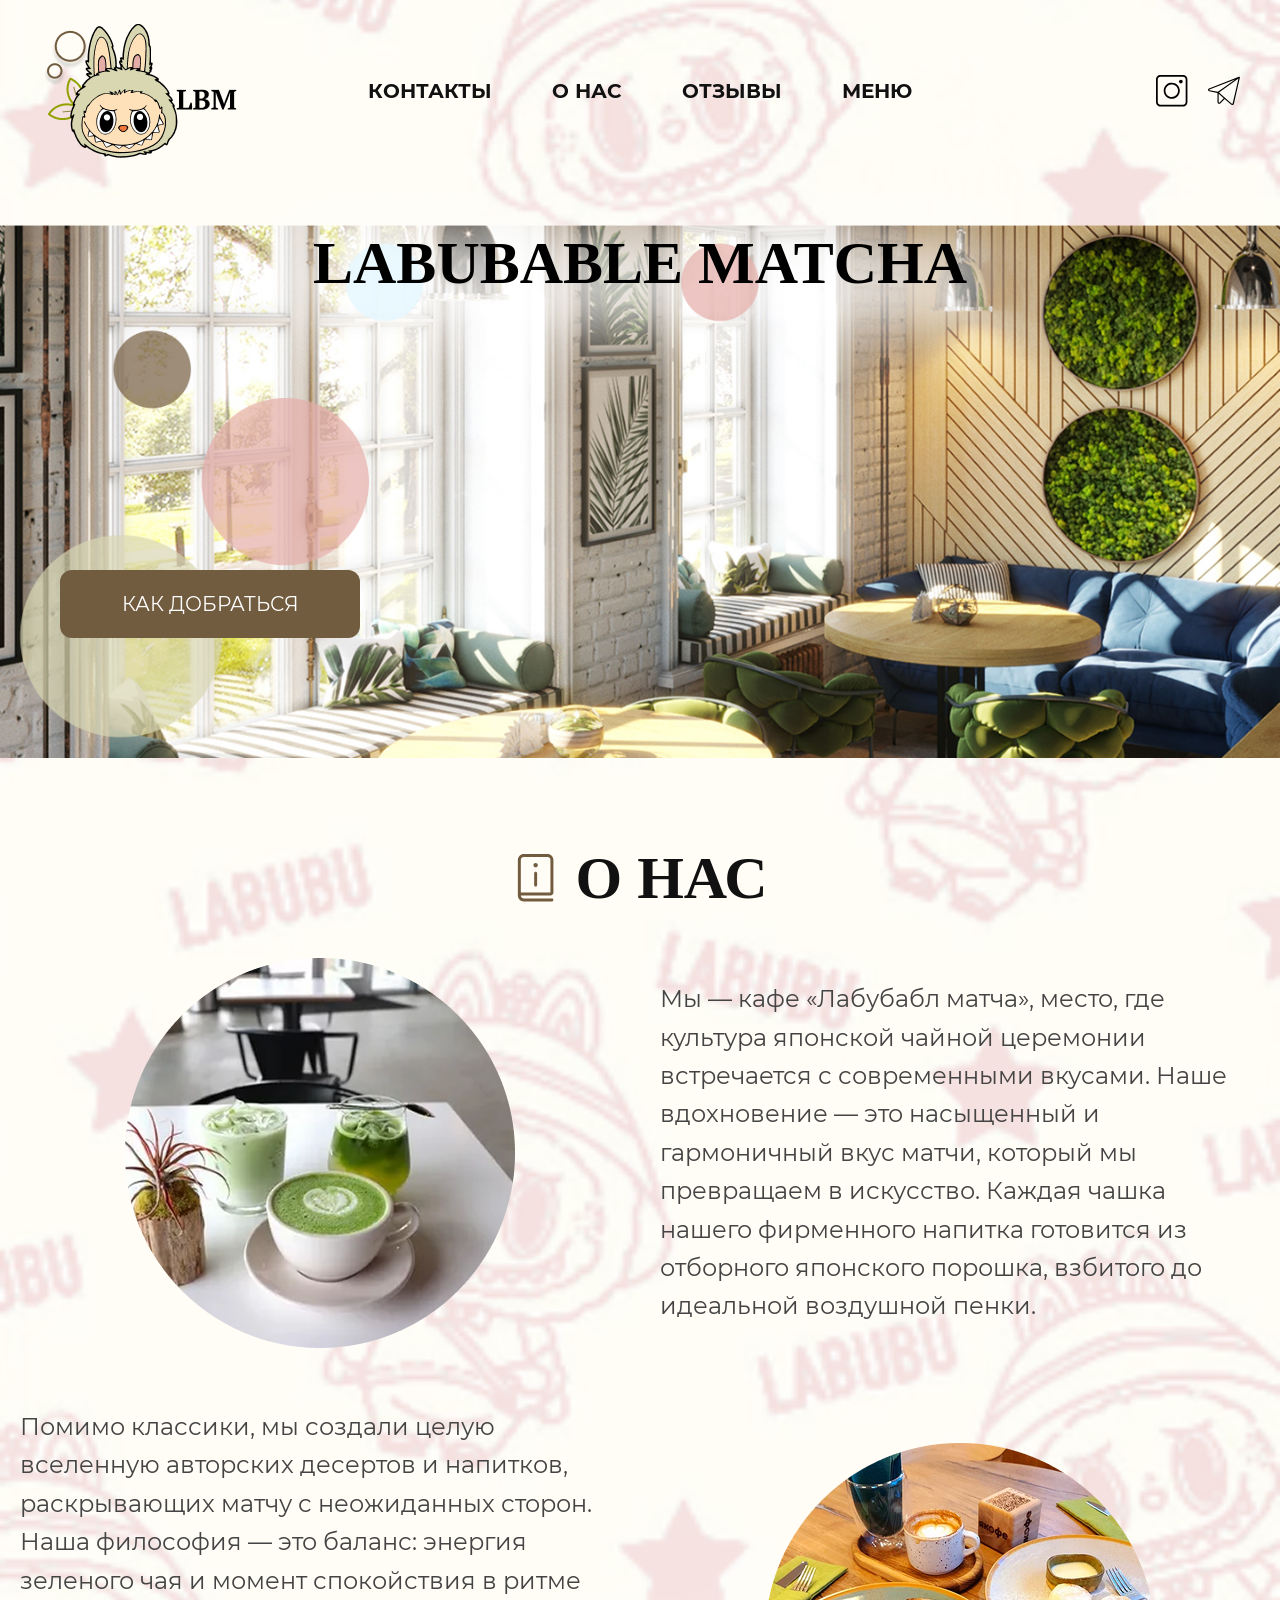
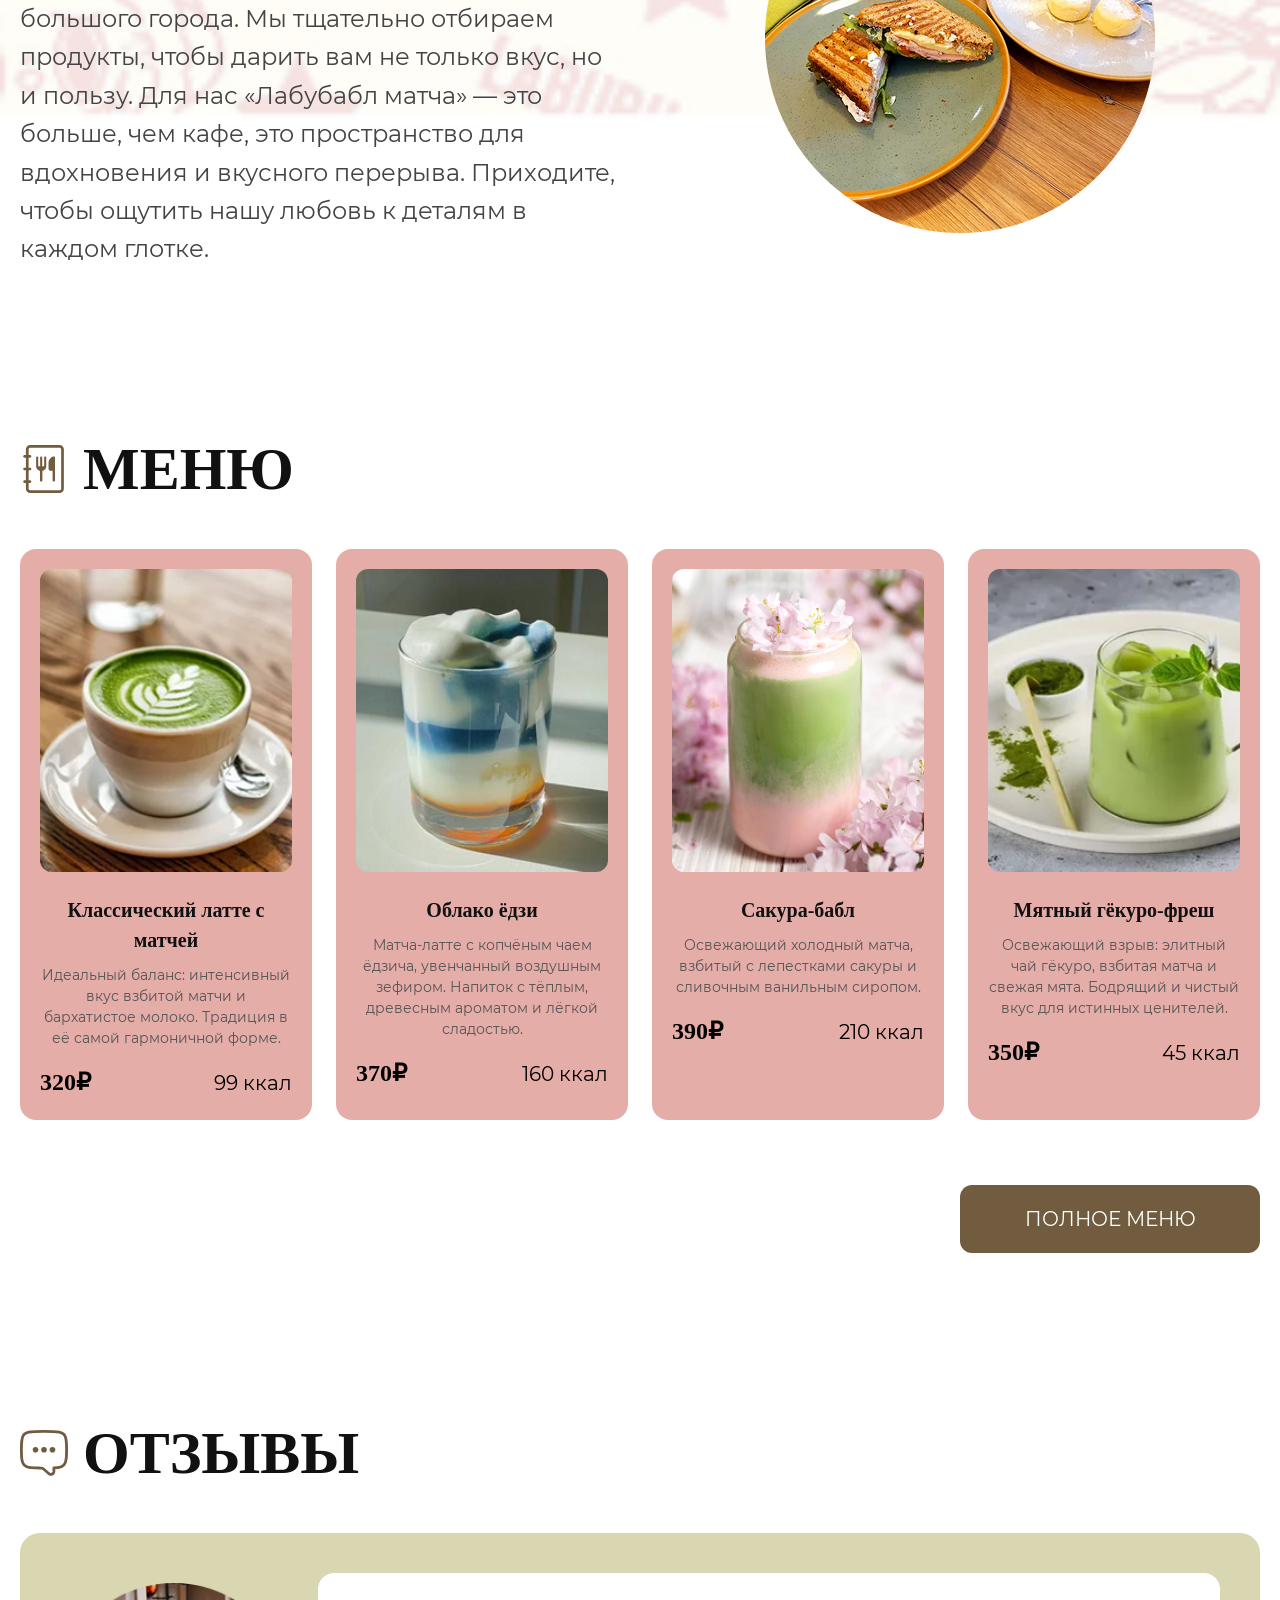
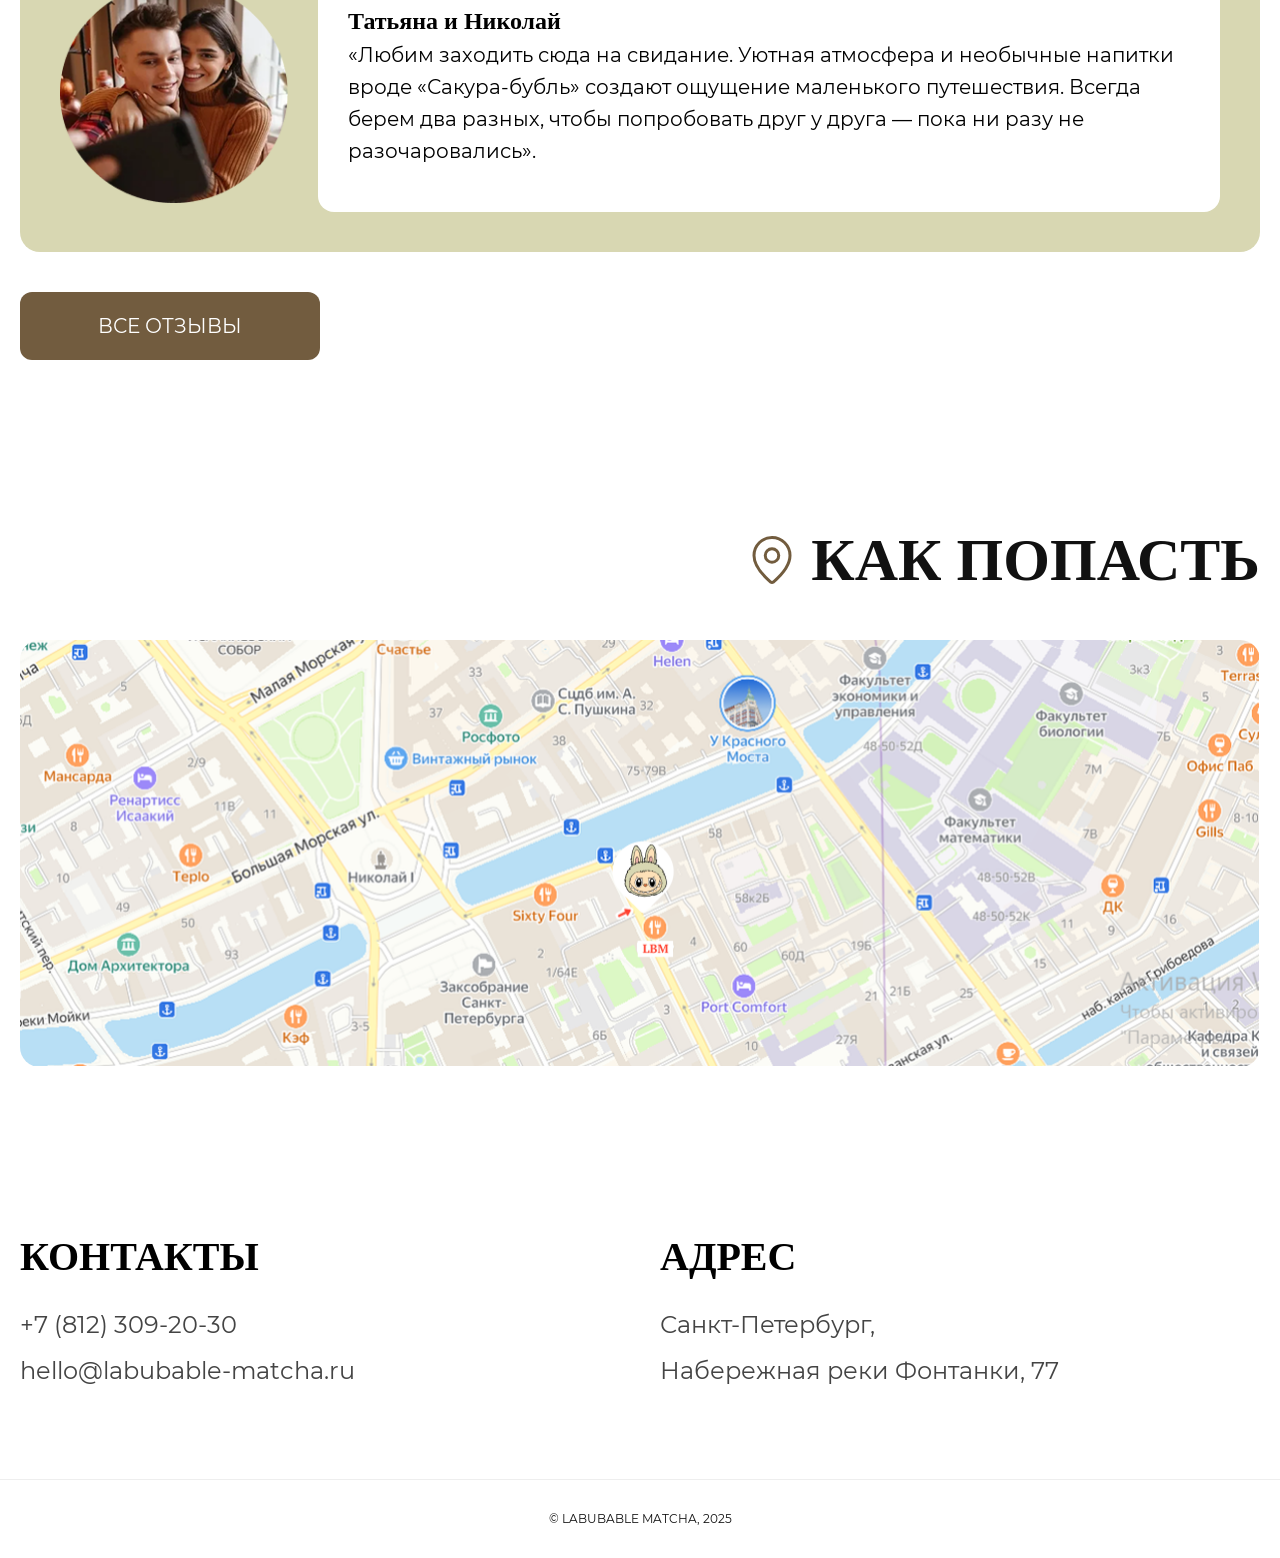
<file: index.html>
<!DOCTYPE html>
<html lang="ru">
<head>
  <meta charset="UTF-8" />
  <meta name="viewport" content="width=device-width, initial-scale=1.0"/>
  <title>LABUBABLE MATCHA</title>
  <link rel="stylesheet" href="style.css" />

  <style>html { scroll-behavior: smooth; }</style>
</head>

<body>

<header class="header">
  <div class="logo">
  <a href="#">
    <img src="img/logo.png" alt="LABUBABLE MATCHA">
  </a>
</div>
  <nav>
    <a href="index.html#contacts">контакты</a>
    <a href="index.html#about">о нас</a>
    <a href="reviews.html">отзывы</a>
    <a href="menu.html">меню</a>
  </nav>
<div class="header-placeholder">
  <a href="#" class="icon-btn" id="instagram-btn">
    <img src="img/iconinst.svg" alt="Instagram" class="icon-default">
    <img src="img/iconinsthover.svg" alt="Instagram" class="icon-hover">
  </a>
  <a href="#" class="icon-btn" id="telegram-btn">
    <img src="img/icontg.svg" alt="Telegram" class="icon-default">
    <img src="img/icontghover.svg" alt="Telegram" class="icon-hover">
  </a>
</div>
</header>

<section class="hero">
  <h1>LABUBABLE MATCHA</h1>
  <a  href="#map-block"href="#map-block" class="btn hero-btn">как добраться</a>
</section>

<section id="about" class="about">
  <div class="about-header">
    <img src="img/info.svg" alt="info" class="about-icon">
    <h1 class="about-title">о нас</h1>
  </div>
  
  <div class="about-grid">
    <!-- Блок 1: Картинка слева, текст справа -->
    <div class="about-item">
      <div class="about-image">
        <img src="img/about1.png" alt="Наше кафе">
      </div>
      <div class="about-text">
        <p>Мы — кафе «Лабубабл матча», место, где культура японской чайной церемонии встречается с современными вкусами. Наше вдохновение — это насыщенный и гармоничный вкус матчи, который мы превращаем в искусство. Каждая чашка нашего фирменного напитка готовится из отборного японского порошка, взбитого до идеальной воздушной пенки.</p>
      </div>
    </div>
    
    <!-- Блок 2: Текст слева, картинка справа -->
    <div class="about-item ">
      <div class="about-text">
        <p>Помимо классики, мы создали целую вселенную авторских десертов и напитков, раскрывающих матчу с неожиданных сторон. Наша философия — это баланс: энергия зеленого чая и момент спокойствия в ритме большого города. Мы тщательно отбираем продукты, чтобы дарить вам не только вкус, но и пользу. Для нас «Лабубабл матча» — это больше, чем кафе, это пространство для вдохновения и вкусного перерыва. Приходите, чтобы ощутить нашу любовь к деталям в каждом глотке.</p>
      </div>
      <div class="about-image">
        <img src="img/about2.png" alt="Натуральные ингредиенты">
      </div>
    </div>
  </div>
</section>

<section class="menu">
  <div class="menu-header">
    <img src="img/menu.svg" alt="menu" class="about-icon">
    <h1>меню</h1>
  </div>

  <div class="menu-grid">
  <div class="card">
    <img src="img/matcha-latte.png" alt="Классический латте с матчей" class="card-image">
    <h3>Классический латте с матчей</h3>
    <p>Идеальный баланс: интенсивный вкус взбитой матчи и бархатистое молоко. Традиция в её самой гармоничной форме.</p>
    <div class="card-bottom">
      <span>320₽</span> 99 ккал
    </div>
  </div>

  <div class="card">
    <img src="img/yoji-cloud.png" alt="Облако ёдзи" class="card-image">
    <h3>Облако ёдзи</h3>
    <p>Матча-латте с копчёным чаем ёдзича, увенчанный воздушным зефиром. Напиток с тёплым, древесным ароматом и лёгкой сладостью.</p>
    <div class="card-bottom">
      <span>370₽</span> 160 ккал
    </div>
  </div>

  <div class="card">
    <img src="img/sakura-bubble.png" alt="Сакура-бабл" class="card-image">
    <h3>Сакура-бабл</h3>
    <p>Освежающий холодный матча, взбитый с лепестками сакуры и сливочным ванильным сиропом. </p>
    <div class="card-bottom">
      <span>390₽</span> 210 ккал
    </div>
  </div>

  <div class="card">
    <img src="img/mint-gyokuro.png" alt="Мятный гёкуро-фреш" class="card-image">
    <h3>Мятный гёкуро-фреш</h3>
    <p>Освежающий взрыв: элитный чай гёкуро, взбитая матча и свежая мята. Бодрящий и чистый вкус для истинных ценителей.</p>
    <div class="card-bottom">
      <span>350₽</span> 45 ккал
    </div>
  </div>
</div>

  <a  href="menu.html"href="menu.html" class="btn">полное меню</a>
</section>

<section class="reviews">
  <div class="reviews-header">
    <img src="img/reviews.svg" alt="reviews" class="about-icon">
    <h1>отзывы</h1>
  </div>
  
  <div class="reviews-content">
    <img src="img/quote-icon.png" alt="кавычки" class="reviews-icon">
    <div class="reviews-text">
      <p class="author">Татьяна и Николай</p>
      <blockquote>
        «Любим заходить сюда на свидание. Уютная атмосфера и необычные напитки вроде «Сакура-бубль» создают ощущение маленького путешествия. Всегда берем два разных, чтобы попробовать друг у друга — пока ни разу не разочаровались».
      </blockquote>
      
    </div>
  </div>

  <a href="reviews.html" class="btn">все отзывы</a>
</section>
<section id="map-block" class="map-block">
  <div class="about-header">
    <img src="img/iconpin.svg" alt="info" class="about-icon">
    <h1 class="about-title">как попасть</h1>
  </div>
  
  <div class="map">
      <div class="map-image">
        <img src="img/map.png" alt="Наше кафе">
      </div>
  </div>
</section>

<section id="contacts" class="contacts">
  <div class="contact-info">
    <h2>контакты</h2>
    <div> +7 (812) 309-20-30</div>
    <div> <a href="mailto:hello@labubable-matcha.ru">hello@labubable-matcha.ru</a></div>
  </div>

  <div class="contact-info">
    <h2>адрес</h2>
    <div>Санкт-Петербург,</div>
    <div>Набережная реки Фонтанки, 77</div>
  </div>


</section>

<footer class="footer">
  © LABUBABLE MATCHA, 2025
</footer>

<button class="scroll-top-btn" id="scrollTopBtn">
  <img src="img/up.svg" alt="Наверх" class="scroll-default">
  <img src="img/uphover.svg" alt="Наверх" class="scroll-hover">
</button>


<script>
  // Ждём полной загрузки страницы
  document.addEventListener('DOMContentLoaded', function() {
    const scrollTopBtn = document.getElementById('scrollTopBtn');
    
    // Проверяем, что кнопка существует
    if (scrollTopBtn) {
      console.log('Кнопка найдена');
      
      // Функция проверки прокрутки
      function checkScroll() {
        if (window.scrollY > 300) {
          scrollTopBtn.classList.add('visible');
          console.log('Кнопка видна, прокрутка:', window.scrollY);
        } else {
          scrollTopBtn.classList.remove('visible');
          console.log('Кнопка скрыта, прокрутка:', window.scrollY);
        }
      }
      
      // Проверяем при прокрутке
      window.addEventListener('scroll', checkScroll);
      
      // Проверяем сразу при загрузке
      checkScroll();
      
      // Обработчик клика
      scrollTopBtn.addEventListener('click', function(e) {
        e.preventDefault();
        window.scrollTo({
          top: 0,
          behavior: 'smooth'
        });
      });
    } else {
      console.error('Кнопка с id="scrollTopBtn" не найдена!');
    }
  });
</script>


</body>
</html>
</file>
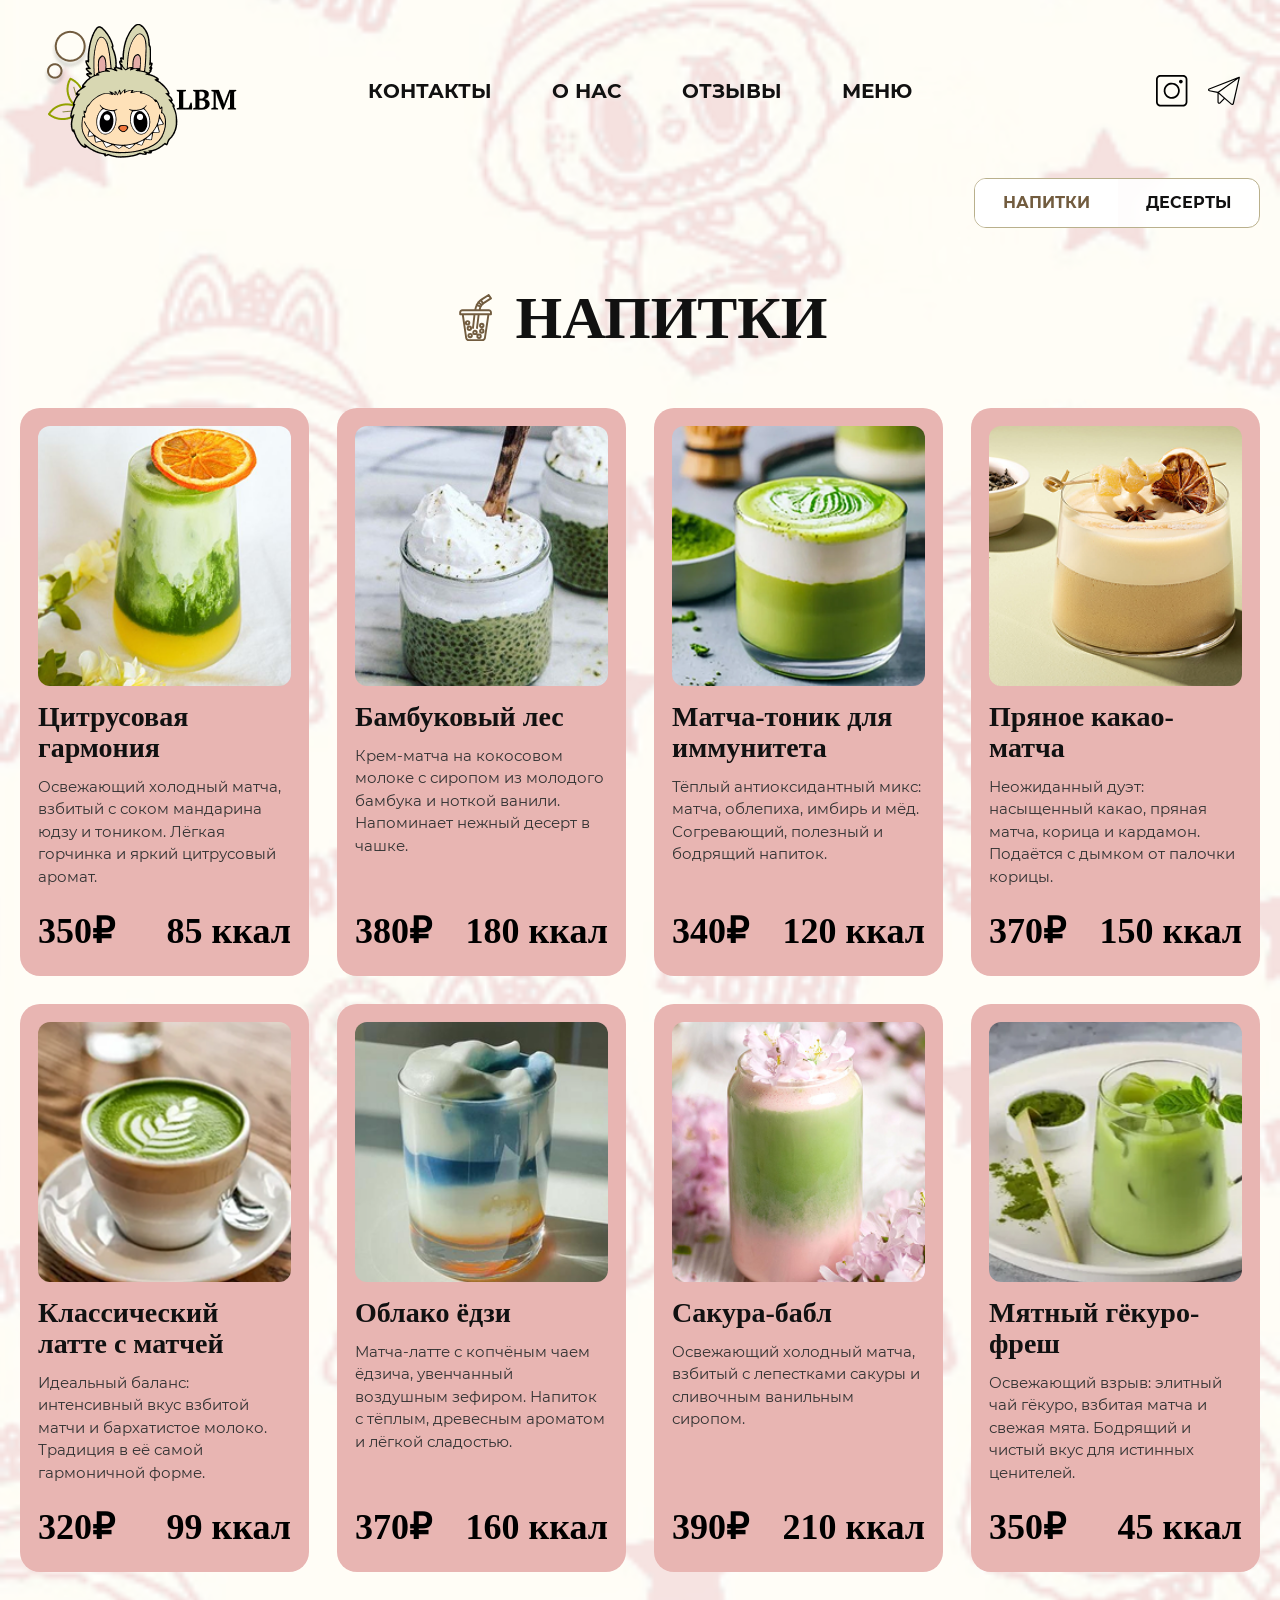
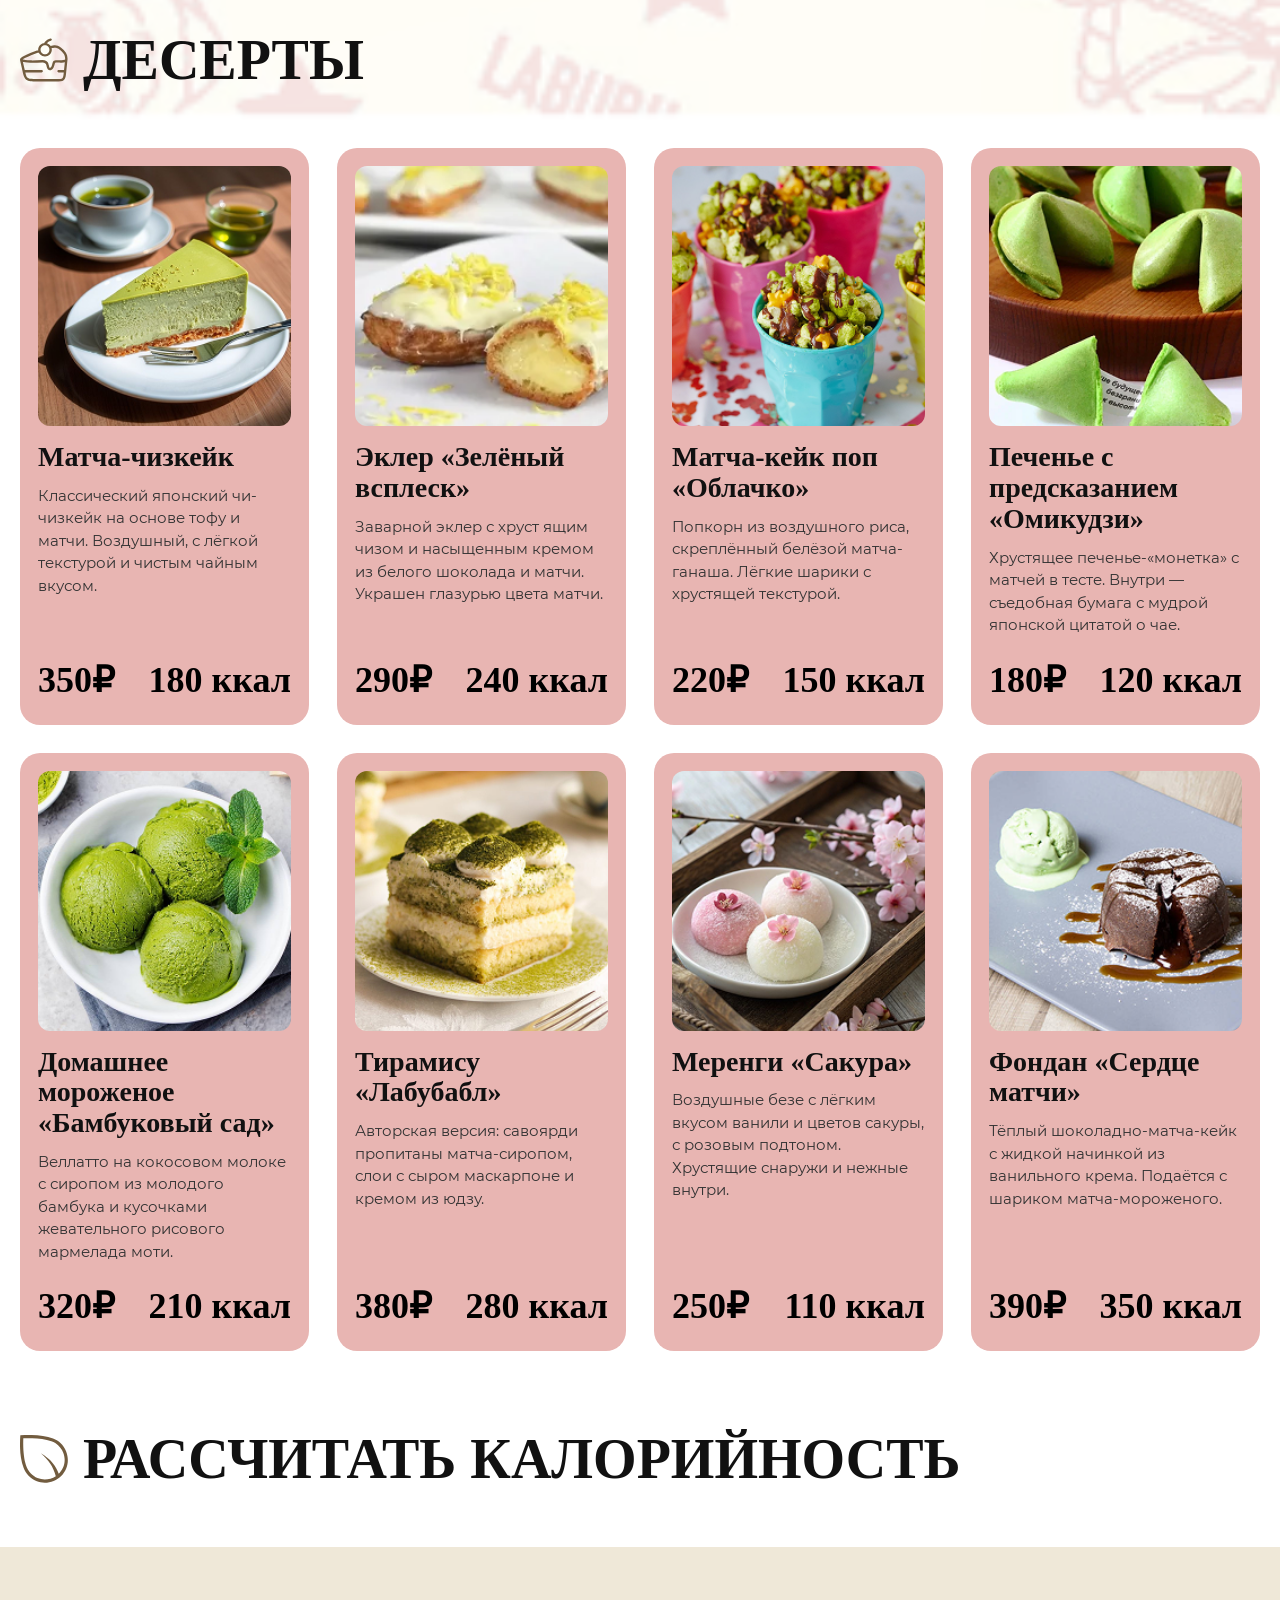
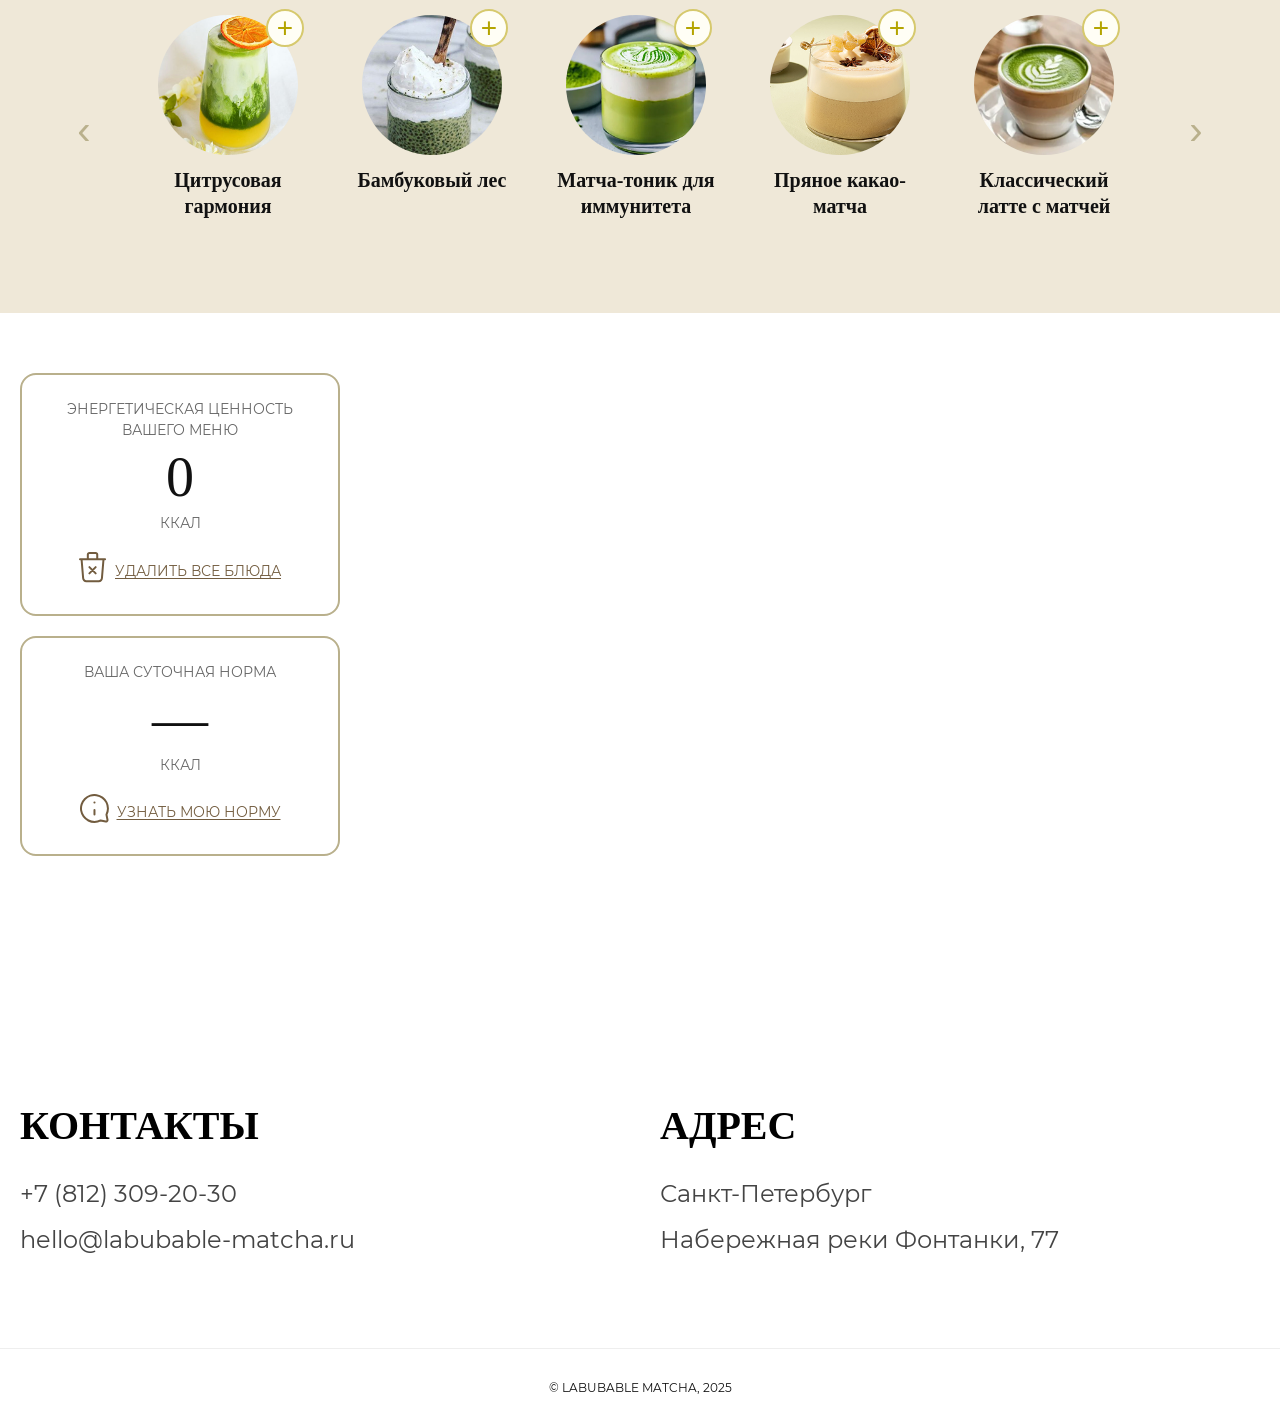
<file: menu.html>
<!DOCTYPE html>
<html lang="ru">
<head>
  <meta charset="UTF-8" />
  <meta name="viewport" content="width=device-width, initial-scale=1.0"/>
  <title>LABUBABLE MATCHA — Меню</title>
  <link rel="stylesheet" href="style.css" />
  <link rel="stylesheet" href="menu.css" />
</head>
<body>
<header class="header">
  <div class="logo"><a href="index.html"><img src="img/logo.png" alt="LABUBABLE MATCHA"></a></div>
  <nav>
    <a href="index.html#contacts">контакты</a>
    <a href="index.html#about">о нас</a>
    <a href="reviews.html">отзывы</a>
    <a href="menu.html">меню</a>
  </nav>
  <div class="header-placeholder">
    <a href="#" class="icon-btn"><img src="img/iconinst.svg" alt="" class="icon-default"><img src="img/iconinsthover.svg" alt="" class="icon-hover"></a>
    <a href="#" class="icon-btn"><img src="img/icontg.svg" alt="" class="icon-default"><img src="img/icontghover.svg" alt="" class="icon-hover"></a>
  </div>
</header>

<section class="menu-page">
  <div class="menu-tabs">
    <a href="#drinks" class="active">Напитки</a>
    <a href="#desserts">Десерты</a>
  </div>

  <div class="menu-header">
    <img src="img/drink.svg" alt="" class="about-icon">
    <h1>Напитки</h1>
  </div>

  <div id="drinks" class="menu-grid"></div>

  <div id="desserts" class="menu-section">
    <h2><img src="img/deserts.svg" alt="" class="about-icon">Десерты</h2>
    <div class="menu-grid"></div>
  </div>

  <div class="menu-section">
    <h2><img src="img/calc.svg" alt="" class="about-icon">Рассчитать калорийность</h2>
    <div class="calorie-slider-wrapper">
      <button class="slider-nav prev" type="button">&#8249;</button>
      <div class="calorie-slider" id="calorie-slider"></div>
      <button class="slider-nav next" type="button">&#8250;</button>
    </div>
    <div class="calorie-box">
      <div class="summary">
        <div class="summary-card">
          <div class="label">Энергетическая ценность вашего меню</div>
          <div class="value" id="total-calories">0</div>
          <div class="label">ккал</div>
          <button type="button" class="clear-all-btn" id="clearAllBtn">
            <span ><img src="img/del.svg" alt=""></span>
            <span class="clear-all-text">удалить все блюда</span>
          </button>
        </div>
        <div class="summary-card">
          <div class="label">Ваша суточная норма</div>
          <div class="value" id="daily-calories">—</div>
          <div class="label">ккал</div>
          <button type="button" class="daily-settings-btn" id="dailySettingsBtn">
            <span ><img src="img/inf.svg" alt=""></span>
            <span class="clear-all-text">узнать мою норму</span>
          </button>
        </div>
      </div>
      <div class="menu-grid" id="selected-grid"></div>

      <div class="modal-overlay" id="dailyModal">
        <div class="daily-modal">
          <button type="button" class="modal-close" id="modalCloseBtn">&times;</button>
          <h3>Расчёт суточной нормы</h3>
          <label class="modal-label">
            Пол
            <select id="genderSelect" class="modal-field">
              <option value="female">Женский</option>
              <option value="male">Мужской</option>
            </select>
          </label>
          <label class="modal-label">
            Возраст
            <input type="number" id="ageInput" class="modal-field" min="1" max="120" placeholder="Введите возраст">
          </label>
          <button type="button" class="modal-apply-btn" id="applyDailyBtn">Применить</button>
        </div>
      </div>
    </div>
  </div>
</section>

<section class="contacts" id="contacts">
  <div class="contact-info">
    <h2>контакты</h2>
    <div>+7 (812) 309-20-30</div>
    <div><a href="mailto:hello@labubable-matcha.ru">hello@labubable-matcha.ru</a></div>
  </div>
  <div class="contact-info">
    <h2>адрес</h2>
    <div>Санкт-Петербург</div>
    <div>Набережная реки Фонтанки, 77</div>
  </div>

</section>

<footer class="footer">© LABUBABLE MATCHA, 2025</footer>




<script>
const drinks = [
  ['img/citrus-harmony.png','Цитрусовая гармония','Освежающий холодный матча, взбитый с соком мандарина юдзу и тоником. Лёгкая горчинка и яркий цитрусовый аромат.', '350₽', '85 ккал'],
  ['img/bamboo-forest.png','Бамбуковый лес','Крем-матча на кокосовом молоке с сиропом из молодого бамбука и ноткой ванили. Напоминает нежный десерт в чашке.', '380₽', '180 ккал'],
  ['img/matcha-tonic.png','Матча-тоник для иммунитета','Тёплый антиоксидантный микс: матча, облепиха, имбирь и мёд. Согревающий, полезный и бодрящий напиток.', '340₽', '120 ккал'],
  ['img/pryanoye-matcha.png','Пряное какао-матча','Неожиданный дуэт: насыщенный какао, пряная матча, корица и кардамон. Подаётся с дымком от палочки корицы.', '370₽', '150 ккал'],
  ['img/matcha-latte.png','Классический латте с матчей','Идеальный баланс: интенсивный вкус взбитой матчи и бархатистое молоко. Традиция в её самой гармоничной форме.', '320₽', '99 ккал'],
  ['img/yoji-cloud.png','Облако ёдзи','Матча-латте с копчёным чаем ёдзича, увенчанный воздушным зефиром. Напиток с тёплым, древесным ароматом и лёгкой сладостью.', '370₽', '160 ккал'],
  ['img/sakura-bubble.png','Сакура-бабл','Освежающий холодный матча, взбитый с лепестками сакуры и сливочным ванильным сиропом.', '390₽', '210 ккал'],
  ['img/mint-gyokuro.png','Мятный гёкуро-фреш','Освежающий взрыв: элитный чай гёкуро, взбитая матча и свежая мята. Бодрящий и чистый вкус для истинных ценителей.', '350₽', '45 ккал']
];
const desserts = [
  ['img/matcha-cheesecake.png','Матча-чизкейк','Классический японский чи-чизкейк на основе тофу и матчи. Воздушный, с лёгкой текстурой и чистым чайным вкусом.', '350₽', '180 ккал'],
  ['img/ekler.png','Эклер «Зелёный всплеск»','Заварной эклер с хруст ящим чизом и насыщенным кремом из белого шоколада и матчи. Украшен глазурью цвета матчи.', '290₽', '240 ккал'],
  ['img/cake-pop.png','Матча-кейк поп «Облачко»','Попкорн из воздушного риса, скреплённый белёзой матча-ганаша. Лёгкие шарики с хрустящей текстурой.', '220₽', '150 ккал'],
  ['img/cookie-omikudzy.png','Печенье с предсказанием «Омикудзи»','Хрустящее печенье-«монетка» с матчей в тесте. Внутри — съедобная бумага с мудрой японской цитатой о чае.', '180₽', '120 ккал'],
   ['img/ice-cream.png','Домашнее мороженое «Бамбуковый сад»','Веллатто на кокосовом молоке с сиропом из молодого бамбука и кусочками жевательного рисового мармелада моти.', '320₽', '210 ккал'],
  ['img/tiramisyu.png','Тирамису «Лабубабл»','Авторская версия: савоярди пропитаны матча-сиропом, слои с сыром маскарпоне и кремом из юдзу.', '380₽', '280 ккал'],
  ['img/merengi.png','Меренги «Сакура»','Воздушные безе с лёгким вкусом ванили и цветов сакуры, с розовым подтоном. Хрустящие снаружи и нежные внутри.', '250₽', '110 ккал'],
  ['img/fondan.png','Фондан «Сердце матчи»','Тёплый шоколадно-матча-кейк с жидкой начинкой из ванильного крема. Подаётся с шариком матча-мороженого.', '390₽', '350 ккал']
];
const allItems = [...drinks, ...desserts];
const selected = new Map(); // key -> { item, count }

function getCalories(item) {
  const match = item[4].match(/\d+/);
  return match ? Number(match[0]) : 0;
}

function getKey(item) {
  return item[1];
}

function renderCard(item) {
  return `<div class="card">
    <img src="${item[0]}" alt="${item[1]}" class="card-image">
    <h3>${item[1]}</h3>
    <p>${item[2]}</p>
    <div class="card-bottom"><span>${item[3]}</span><span>${item[4]}</span></div>
  </div>`;
}

function renderSelectedCard(entry) {
  const { item, count } = entry;
  const key = getKey(item);
  return `<div class="card selected-card">
    <div class="count-badge">${count}</div>
    <button class="quantity-btn quantity-btn-plus" type="button" data-action="add" data-key="${key}">+</button>
    <button class="remove-btn" type="button" data-action="remove" data-key="${key}">−</button>
    <img src="${item[0]}" alt="${item[1]}" class="card-image">
    <h3>${item[1]}</h3>
    <p>${item[2]}</p>
    <div class="card-bottom"><span>${item[3]}</span><span>${item[4]}</span></div>
  </div>`;
}

function renderSliderItem(item, index) {
  return `<div class="slider-item">
    <div class="slider-thumb-wrap">
      <img src="${item[0]}" alt="${item[1]}" class="slider-thumb">
      <button class="add-btn" type="button" data-index="${index}">+</button>
    </div>
    <div class="slider-title">${item[1]}</div>
  </div>`;
}

function updateSummary() {
  let total = 0;
  selected.forEach(({ item, count }) => {
    total += getCalories(item) * count;
  });
  document.getElementById('total-calories').textContent = total;
}

function renderSelected() {
  const grid = document.getElementById('selected-grid');

  grid.innerHTML = Array.from(selected.values())
    .map(renderSelectedCard)
    .join('');

  updateSummary();
}
const dailyModal = document.getElementById('dailyModal');
const dailySettingsBtn = document.getElementById('dailySettingsBtn');
const modalCloseBtn = document.getElementById('modalCloseBtn');
const applyDailyBtn = document.getElementById('applyDailyBtn');
const dailyCalories = document.getElementById('daily-calories');

function calculateDailyNorm(gender, age) {
  age = Number(age);

  if (!age || age < 1) return null;

  if (gender === 'male') {
    if (age < 18) return 2800;
    if (age < 31) return 2500;
    if (age < 61) return 2400;

    return 2200;
  } else {
    if (age < 18) return 2200;
    if (age < 31) return 2000;
    if (age < 61) return 1900;

    return 1800;
  }
}

dailySettingsBtn.addEventListener('click', () => {
  dailyModal.classList.add('is-open');
});

modalCloseBtn.addEventListener('click', () => {
  dailyModal.classList.remove('is-open');
});

dailyModal.addEventListener('click', (e) => {
  if (e.target === dailyModal) {
    dailyModal.classList.remove('is-open');
  }
});

applyDailyBtn.addEventListener('click', () => {
  const norm = calculateDailyNorm(
    document.getElementById('genderSelect').value,
    document.getElementById('ageInput').value
  );

  dailyCalories.textContent = norm ? norm : '—';
  dailyModal.classList.remove('is-open');
});

document.getElementById('clearAllBtn').addEventListener('click', () => {
  selected.clear();
  renderSelected();
  updateSummary();
});

document.querySelector('#drinks').innerHTML = drinks.map(renderCard).join('');
document.querySelector('#desserts .menu-grid').innerHTML = desserts.map(renderCard).join('');

const slider = document.getElementById('calorie-slider');
slider.innerHTML = allItems.map(renderSliderItem).join('');

slider.addEventListener('click', (e) => {
  const btn = e.target.closest('.add-btn');
  if (!btn) return;
  const item = allItems[Number(btn.dataset.index)];
  const key = getKey(item);

  if (selected.has(key)) {
    selected.get(key).count += 1;
  } else {
    selected.set(key, { item, count: 1 });
  }

  renderSelected();
});

document.getElementById('selected-grid').addEventListener('click', (e) => {
  const btn = e.target.closest('[data-action]');
  if (!btn) return;

  const key = btn.dataset.key;
  const entry = selected.get(key);
  if (!entry) return;

  if (btn.dataset.action === 'add') {
    entry.count += 1;
  } else if (btn.dataset.action === 'remove') {
    entry.count -= 1;
    if (entry.count <= 0) {
      selected.delete(key);
    }
  }

  renderSelected();
});

document.querySelector('.slider-nav.prev').addEventListener('click', () => {
  slider.scrollBy({ left: -320, behavior: 'smooth' });
});
document.querySelector('.slider-nav.next').addEventListener('click', () => {
  slider.scrollBy({ left: 320, behavior: 'smooth' });
});

document.getElementById('scrollTopBtn').addEventListener('click', () =>
  window.scrollTo({top:0, behavior:'smooth'})
);

document.getElementById('clearAllBtn').addEventListener('click', () => {
  selected.clear();
  renderSelected();
});

updateSummary();
</script>



<button class="scroll-top-btn" id="scrollTopBtn">
  <img src="img/up.svg" alt="Наверх" class="scroll-default">
  <img src="img/uphover.svg" alt="Наверх" class="scroll-hover">
</button>


<script>
  // Ждём полной загрузки страницы
  document.addEventListener('DOMContentLoaded', function() {
    const scrollTopBtn = document.getElementById('scrollTopBtn');
    
    // Проверяем, что кнопка существует
    if (scrollTopBtn) {
      console.log('Кнопка найдена');
      
      // Функция проверки прокрутки
      function checkScroll() {
        if (window.scrollY > 300) {
          scrollTopBtn.classList.add('visible');
          console.log('Кнопка видна, прокрутка:', window.scrollY);
        } else {
          scrollTopBtn.classList.remove('visible');
          console.log('Кнопка скрыта, прокрутка:', window.scrollY);
        }
      }
      
      // Проверяем при прокрутке
      window.addEventListener('scroll', checkScroll);
      
      // Проверяем сразу при загрузке
      checkScroll();
      
      // Обработчик клика
      scrollTopBtn.addEventListener('click', function(e) {
        e.preventDefault();
        window.scrollTo({
          top: 0,
          behavior: 'smooth'
        });
      });
    } else {
      console.error('Кнопка с id="scrollTopBtn" не найдена!');
    }
  });
</script>




</body>


</html>
</file>
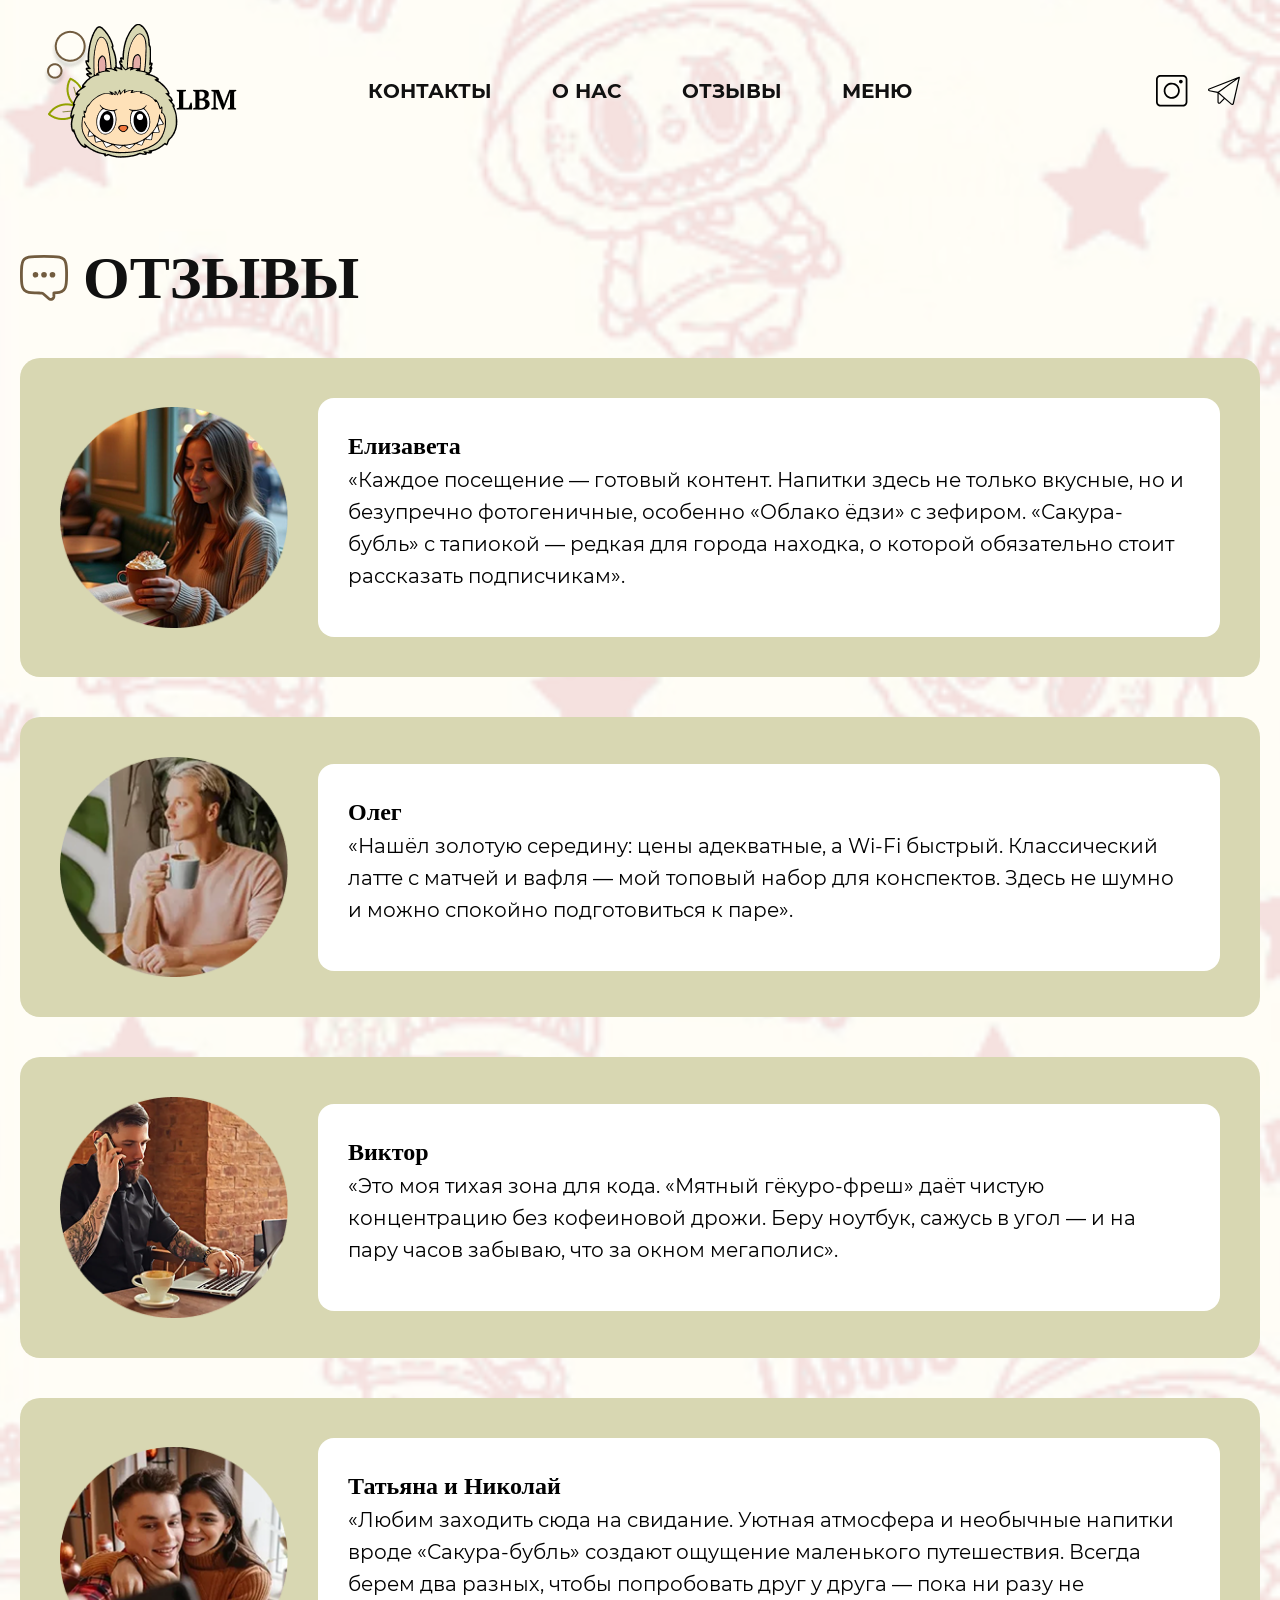
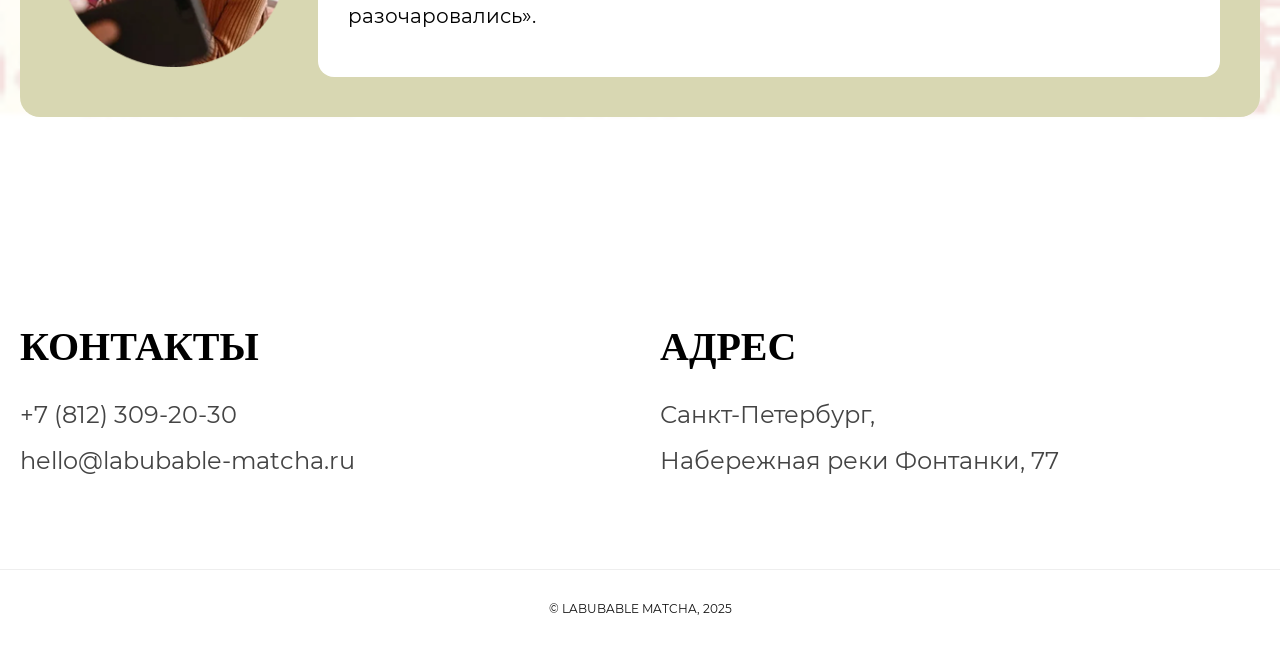
<file: reviews.html>
<!DOCTYPE html>
<html lang="ru">
<head>
  <meta charset="UTF-8" />
  <meta name="viewport" content="width=device-width, initial-scale=1.0"/>
  <title>LABUBABLE MATCHA</title>
  <link rel="stylesheet" href="style.css" />
</head>

<body>

<header class="header">
  <div class="logo">
  <a href="index.html">
    <img src="img/logo.png" alt="LABUBABLE MATCHA">
  </a>
</div>
  <nav>
    <a href="index.html#contacts">контакты</a>
    <a href="index.html#about">о нас</a>
    <a href="reviews.html">отзывы</a>
    <a href="menu.html">меню</a>
  </nav>
<div class="header-placeholder">
  <a href="#" class="icon-btn" id="instagram-btn">
    <img src="img/iconinst.svg" alt="Instagram" class="icon-default">
    <img src="img/iconinsthover.svg" alt="Instagram" class="icon-hover">
  </a>
  <a href="#" class="icon-btn" id="telegram-btn">
    <img src="img/icontg.svg" alt="Telegram" class="icon-default">
    <img src="img/icontghover.svg" alt="Telegram" class="icon-hover">
  </a>
</div>
</header>

<section class="reviews">
  <div class="reviews-header">
    <img src="img/reviews.svg" alt="reviews" class="about-icon">
    <h1>отзывы</h1>
  </div>
  
  <div class="reviews-content">
    <img src="img/elizaveta.png" alt="кавычки" class="reviews-icon">
    <div class="reviews-text">
      <p class="author">Елизавета</p>
      <blockquote>
        «Каждое посещение — готовый контент. Напитки здесь не только вкусные, но и безупречно фотогеничные, особенно «Облако ёдзи» с зефиром. «Сакура-бубль» с тапиокой — редкая для города находка, о которой обязательно стоит рассказать подписчикам».
      </blockquote>
      
    </div>
  </div>

    <div class="reviews-content">
    <img src="img/oleg.png" alt="кавычки" class="reviews-icon">
    <div class="reviews-text">
      <p class="author">Олег</p>
      <blockquote>
        «Нашёл золотую середину: цены адекватные, а Wi-Fi быстрый. Классический латте с матчей и вафля — мой топовый набор для конспектов. Здесь не шумно и можно спокойно подготовиться к паре».
      </blockquote>
      
    </div>
  </div>

    <div class="reviews-content">
    <img src="img/viktor.png" alt="кавычки" class="reviews-icon">
    <div class="reviews-text">
      <p class="author">Виктор</p>
      <blockquote>
        «Это моя тихая зона для кода. «Мятный гёкуро-фреш» даёт чистую концентрацию без кофеиновой дрожи. Беру ноутбук, сажусь в угол — и на пару часов забываю, что за окном мегаполис».
      </blockquote>
      
    </div>
  </div>

    <div class="reviews-content">
    <img src="img/quote-icon.png" alt="кавычки" class="reviews-icon">
    <div class="reviews-text">
      <p class="author">Татьяна и Николай</p>
      <blockquote>
        «Любим заходить сюда на свидание. Уютная атмосфера и необычные напитки вроде «Сакура-бубль» создают ощущение маленького путешествия. Всегда берем два разных, чтобы попробовать друг у друга — пока ни разу не разочаровались».
      </blockquote>
      
    </div>
  </div>

</section>

<section class="contacts">
  <div class="contact-info">
    <h2>контакты</h2>
    <div> +7 (812) 309-20-30</div>
    <div> <a href="mailto:hello@labubable-matcha.ru">hello@labubable-matcha.ru</a></div>
  </div>

  <div class="contact-info">
    <h2>адрес</h2>
    <div>Санкт-Петербург,</div>
    <div>Набережная реки Фонтанки, 77</div>
  </div>

 
</section>

<footer class="footer">
  © LABUBABLE MATCHA, 2025
</footer>

<button class="scroll-top-btn" id="scrollTopBtn">
  <img src="img/up.svg" alt="Наверх" class="scroll-default">
  <img src="img/uphover.svg" alt="Наверх" class="scroll-hover">
</button>


<script>
  // Ждём полной загрузки страницы
  document.addEventListener('DOMContentLoaded', function() {
    const scrollTopBtn = document.getElementById('scrollTopBtn');
    
    // Проверяем, что кнопка существует
    if (scrollTopBtn) {
      console.log('Кнопка найдена');
      
      // Функция проверки прокрутки
      function checkScroll() {
        if (window.scrollY > 300) {
          scrollTopBtn.classList.add('visible');
          console.log('Кнопка видна, прокрутка:', window.scrollY);
        } else {
          scrollTopBtn.classList.remove('visible');
          console.log('Кнопка скрыта, прокрутка:', window.scrollY);
        }
      }
      
      // Проверяем при прокрутке
      window.addEventListener('scroll', checkScroll);
      
      // Проверяем сразу при загрузке
      checkScroll();
      
      // Обработчик клика
      scrollTopBtn.addEventListener('click', function(e) {
        e.preventDefault();
        window.scrollTo({
          top: 0,
          behavior: 'smooth'
        });
      });
    } else {
      console.error('Кнопка с id="scrollTopBtn" не найдена!');
    }
  });
</script>


</body>
</html>
</file>
<file: style.css>
/* ====== RESET ====== */
*,
*::before,
*::after {
  box-sizing: border-box;
  margin: 0;
  padding: 0;
}

/* Подключение шрифта */
@font-face {
    font-family: 'Montserrat';
    src: url('fonts/Montserrat-Regular.ttf') format('truetype');
    font-weight: normal;
    font-style: normal;
    font-display: swap; /* улучшает производительность */
}

@font-face {
    font-family: 'Montserrat';
    src: url('fonts/Montserrat-Bold.ttf') format('truetype');
    font-weight: bold;
    font-style: normal;
    font-display: swap;
}

@font-face {
    font-family: 'Montserrat';
    src: url('../fonts/Montserrat-Italic.ttf') format('truetype');
    font-weight: normal;
    font-style: italic;
    font-display: swap;
}

/* ====== BASE ====== */
body {
  font-family: 'Montserrat', sans-serif;
  font-weight: 500;
  color: #111;
  background-image: url("./img/bckg.svg");
  background-size: cover;
  background-position: center;
  background-attachment: fixed;
  background-repeat: no-repeat;
  line-height: 1.5;
}

a {
  text-decoration: none;
  color: inherit;
}

/* ====== LAYOUT ====== */
section {
  max-width: 1440px;
  margin: 0 auto;
  padding: 80px 20px;
}

/* ====== HEADER ====== */
.header {
  max-width: 1440px;
  margin: 0 auto;
  display: grid;
  grid-template-columns: 1fr auto 1fr;
  align-items: center;
  padding: 24px 40px 0 40px;
}

.logo {
  justify-self: start;
}

.logo img {
  height: 134px;
  width: auto;
  display: block;
}

.logo a {
  text-decoration: none;
}

.header-placeholder {
  justify-self: end;
  display: flex;
  gap: 20px;
  align-items: center;
}

.icon-btn {
  position: relative;
  display: inline-block;
  width: 32px;
  height: 32px;
  transition: transform 0.3s ease;
}

.icon-btn:hover {
  transform: scale(1.1);
}

.icon-btn img {
  position: absolute;
  top: 0;
  left: 0;
  width: 100%;
  height: 100%;
  transition: opacity 0.3s ease;
}

.icon-default {
  opacity: 1;
}

.icon-hover {
  opacity: 0;
}

.icon-btn:hover .icon-default {
  opacity: 0;
}

.icon-btn:hover .icon-hover {
  opacity: 1;
}

.header nav {
  justify-self: center;
  display: flex;
  gap: 60px;
  font-family: 'Montserrat', sans-serif;
  font-weight: 600;
  font-size: 20px;
  text-transform: uppercase;
}

.header nav a {
  white-space: nowrap;
  transition: color 0.3s ease;
}

.header nav a:hover {
  color: #93A100;
}

/* ====== HERO ====== */
.hero {
  text-align: center;
  min-height: 600px;
  background-image: url("./img/slider.png");
  background-size: cover;
  background-position: center;
  background-repeat: no-repeat;
  color: white;
  position: relative;
  padding: 65px 20px 80px;
  display: flex;
  flex-direction: column;
  align-items: center;
}

h1 {
  font-family: 'PT Serif', serif;
  font-weight: 700;
  font-size: 60px;
  line-height: 80px;
  text-transform: uppercase;
}

.hero h1 {
  text-align: center;
  color: #000000;
  margin-bottom: auto;
  margin-top: 0;
}

/* ====== BUTTON ====== */
.btn {
  display: inline-block;
  width: 300px;
  height: 68px;
  padding: 0;
  color: #fff;
  font-style: normal;
  font-weight: 400;
  font-size: 20px;
  line-height: 68px;
  text-align: center;
  text-transform: uppercase;
  transition: background 0.3s ease, color 0.3s ease, border-color 0.3s ease;
  background: #725C3F;
  border-radius: 12px;
}

.btn:hover {
  background: #93A100;
  color: #fff;
}

.hero-btn {
  align-self: flex-start;
  margin-left: 40px;
  margin-bottom: 40px;
}

/* ====== ABOUT ====== */
.about-header {
  display: flex;
  align-items: center;
  justify-content: center;
  gap: 15px;
  margin-bottom: 40px;
}

.about-icon {
  width: 48px;
  height: 48px;
  display: block;
}

.about-title {
  font-family: 'PT Serif', serif;
  font-weight: 700;
  margin-bottom: 0;
}

.about-grid {
  display: flex;
  flex-direction: column;
  gap: 60px;
}

.about-item {
  display: grid;
  grid-template-columns: 1fr 1fr;
  gap: 40px;
  align-items: center;
}

.about-item--reverse {
  direction: rtl;
}

.about-item--reverse .about-text {
  direction: ltr;
}

.about-image {
  overflow: hidden;
  border-radius: 20px;
  max-width: 390px;
  margin: 0 auto;
}

.about-image img {
  width: 100%;
  max-width: 390px;
  height: auto;
  object-fit: cover;
  display: block;
  transition: transform 0.3s ease;
}

.about-image:hover img {
  transform: scale(1.05);
}

.about-text p {
  font-size: 24px;
  line-height: 1.6;
  color: #444;
  max-width: 100%;
  margin-top: 0;
}

/* ====== MENU ====== */
.menu-header {
  display: flex;
  align-items: center;
  justify-content: flex-start;
  gap: 15px;
  margin-bottom: 40px;
}

.menu-header h1 {
  margin-bottom: 0;
}

.menu-grid {
  display: grid;
  grid-template-columns: repeat(4, 1fr);
  gap: 24px;
  margin-top: 40px;
}

.menu .btn {
  display: block;
  margin-top: 65px;
  margin-left: auto;
  width: 300px;
  height: 68px;
  line-height: 68px;
}

.card {
  padding: 20px;
  transition: 0.3s;
  background: #e5ada8;
  border-radius: 16px;
  text-align: center;
  border: none;
}

.card:hover {
  background: #d8d7b2;
  transform: translateY(-5px);
}

.card-image {
  width: 100%;
  min-height: 270px;
  object-fit: cover;
  border-radius: 12px;
  margin-bottom: 16px;
}

.card h3 {
  font-family: 'PT Serif', serif;
  font-weight: 700;
  font-size: 20px;
  margin-bottom: 10px;
}

.card p {
  font-size: 14px;
  color: #555;
  margin-bottom: 15px;
}

.card-bottom {
  display: flex;
  justify-content: space-between;
  align-items: baseline;
  gap: 5px;
  font-size: 20px;
  font-weight: 500;
  color: #000000;
}

.card-bottom span {
  font-family: 'PT Serif', serif;
  font-weight: 700;
  font-size: 24px;
  color: #000000;
}

/* ====== REVIEWS ====== */
.reviews-header {
  display: flex;
  align-items: center;
  justify-content: start;
  gap: 15px;
  margin-bottom: 40px;
}

.reviews-header h1 {
  margin-bottom: 0;
}

.reviews-content {
  display: flex;
  align-items: center;
  gap: 30px;
  background: #d8d7b2;
  border-radius: 20px;
  padding: 40px;
  margin-bottom: 40px;
}

.reviews-icon {
  width: 228px;
  height: auto;
  flex-shrink: 0;
  display: block;
  border-radius: 16px;
}

.reviews-text {
  flex: 1;
  background: #ffffff;
  border-radius: 16px;
  padding: 30px;
}

.reviews blockquote {
  margin: 0 0 15px 0;
  font-size: 20px;
  line-height: 1.6;
  color: #000000;
}

.author {
  font-family: 'PT Serif', serif;
  font-size: 24px;
  font-weight: 700;
  margin-bottom: 0;
  color: #000000;
}

/* Кнопка в блоке reviews */
.reviews .btn {
  display: block;
  margin: 0;
}

/* ====== MAP-BLOCK ====== */
.map-block .about-header {
  display: flex;
  align-items: center;
  justify-content: flex-end;
  gap: 15px;
  margin-bottom: 40px;
}

.map-block .about-title {
  margin-bottom: 0;
}

.map {
  width: 100%;
}

.map-image {
  width: 100%;
}

.map-image img {
  width: 100%;
  height: auto;
  display: block;
  border-radius: 20px;
}

/* ====== CONTACTS ====== */
.contacts {
  display: grid;
  grid-template-columns: 1fr 1fr;
  gap: 40px;
  position: relative;
}

.contact-info {
  margin-top: 0;
}

.contact-info h2 {
  font-family: 'PT Serif', serif;
  font-size: 40px;
  font-weight: 700;
  text-transform: uppercase;
  margin-bottom: 20px;
  color: #000000;
}

.contact-info div {
  margin-bottom: 10px;
  font-size: 24px;
  color: #444;
}

/* ====== SCROLL TOP BUTTON ====== */
.scroll-top-btn {
  position: fixed;
  bottom: 30px;
  right: 30px;
  width: 48px;
  height: 48px;
  background: transparent;
  border: none;
  cursor: pointer;
  z-index: 1000;
  opacity: 0;
  visibility: hidden;
  transition: all 0.3s ease;
  padding: 0;
  display: flex;
  align-items: center;
  justify-content: center;
}

.scroll-top-btn.visible {
  opacity: 1;
  visibility: visible;
}

.scroll-top-btn:hover {
  transform: scale(1.1);
}

.scroll-top-btn img {
  width: 48px;
  height: 48px;
  position: absolute;
  top: 50%;
  left: 50%;
  transform: translate(-50%, -50%);
  transition: opacity 0.3s ease;
}

.scroll-default {
  opacity: 1;
}

.scroll-hover {
  opacity: 0;
}

.scroll-top-btn:hover .scroll-default {
  opacity: 0;
}

.scroll-top-btn:hover .scroll-hover {
  opacity: 1;
}

/* Мобильная версия - центрирование */
@media (max-width: 768px) {
  .scroll-top-btn {
    right: auto;
    left: 50%;
    transform: translateX(-50%);
    bottom: 20px;
    width: 48px;
    height: 48px;
    background: transparent;
  }
  
  .scroll-top-btn.visible {
    opacity: 1;
    visibility: visible;
  }
  
  .scroll-top-btn:hover {
    transform: translateX(-50%) scale(1.1);
  }
}


/* ====== FOOTER ====== */
.footer {
  text-align: center;
  padding: 30px;
  font-size: 12px;
  border-top: 1px solid #eee;
}

/* ===================================== */
/* 📱 ПЛАНШЕТЫ (до 1024px) */
/* ===================================== */
@media (max-width: 1024px) {
  .menu-grid {
    grid-template-columns: repeat(2, 1fr);
    gap: 20px;
  }
}

/* ===================================== */
/* 📱 МОБИЛЬНЫЕ (до 768px) */
/* ===================================== */
@media (max-width: 768px) {
  section {
    padding: 60px 16px;
  }

  .header {
    grid-template-columns: 1fr;
    gap: 20px;
    padding: 20px;
  }
  
  .logo {
    justify-self: center;
  }
  
  .logo img {
    height: 60px;
  }
  
  .header nav {
    justify-self: center;
    flex-wrap: wrap;
    gap: 24px;
    font-size: 16px;
  }
  
  .header-placeholder {
    justify-self: center;
    gap: 24px;
  }

  .icon-btn {
    width: 28px;
    height: 28px;
  }

  .hero {
    padding: 80px 16px 60px;
  }

  .hero h1 {
    font-size: 32px;
  }

  .hero-btn {
    align-self: center;
    margin-left: 0;
  }

  .about-header {
    gap: 10px;
    margin-bottom: 30px;
  }

  .about-icon {
    width: 32px;
    height: 32px;
  }

  .about-title {
    font-size: 32px;
  }

  .about-grid {
    gap: 40px;
  }

  .about-item {
    grid-template-columns: 1fr;
    gap: 20px;
  }

  .about-text p {
    font-size: 16px;
    text-align: center;
  }

  .about-image {
    order: -1;
    max-width: 300px;
  }

  .menu-header {
    justify-content: flex-start;
    gap: 10px;
    margin-bottom: 30px;
  }

  .menu-header h1 {
    font-size: 32px;
  }

  .menu-grid {
    grid-template-columns: 1fr;
    gap: 20px;
  }

  .card {
    padding: 16px;
  }

  .card-image {
    min-height: auto;
    height: 180px;
  }

  .reviews-header {
    justify-content: center;
  }

  .reviews-content {
    flex-direction: column;
    padding: 20px;
    gap: 20px;
  }
  
  .reviews-icon {
    width: 180px;
  }
  
  .reviews-text {
    padding: 20px;
  }
  
  .reviews blockquote {
    font-size: 16px;
  }

  .map-block .about-header {
    justify-content: center;
  }

  .contacts {
    grid-template-columns: 1fr;
    gap: 30px;
    text-align: center;
  }

  .scroll-top-btn {
    position: static;
    margin: 0 auto 20px auto;
  }
}

/* ===================================== */
/* 📱 МАЛЕНЬКИЕ ТЕЛЕФОНЫ (до 480px) */
/* ===================================== */
@media (max-width: 480px) {
  .hero h1 {
    font-size: 26px;
  }

  .btn {
    width: 100%;
  }

  .header nav {
    font-size: 12px;
    gap: 16px;
  }
  
  .logo img {
    height: 48px;
  }

  .icon-btn {
    width: 24px;
    height: 24px;
  }

  .about-icon {
    width: 28px;
    height: 28px;
  }

  .about-title, .menu-header h1, .menu-section h2, #desserts h2, .reviews-header h1, .contact-info h2{
    font-size: 28px !important;
  }

  .about-text p {
    font-size: 14px;
  }

  .about-image {
    max-width: 280px;
  }

  .menu-header h1 {
    font-size: 28px;
  }

  .card-image {
    height: 160px;
  }

  .reviews-icon {
    width: 140px;
  }
  
  .reviews-text {
    padding: 15px;
  }
  
  .reviews blockquote {
    font-size: 14px;
  }
}
</file>
<file: menu.css>
.menu-page { padding-top: 20px; }
    .menu-tabs {
  display: flex;
  border: 1px solid #b9b08c;
  border-radius: 12px;
  overflow: hidden;
  margin: 0 0 40px auto;
  background: rgba(255,255,255,.9);
  position: sticky;
  top: 20px;
  z-index: 100;
  backdrop-filter: blur(6px);
  width: fit-content;
}
    .menu-tabs a {
      padding: 12px 28px;
      font-weight: 600;
      font-size: 16px;
      text-transform: uppercase;
    }
    .menu-tabs a.active {
      background: #fff;
      color: #725C3F;
    }
    .menu-section { margin-bottom: 80px; }
    .menu-page .menu-header {
      justify-content: center;
      margin-bottom: 50px;
    }
    .menu-page .menu-header h1,
    .menu-page h2 {
      font-family: 'PT Serif', serif;
      font-size: 60px;
      line-height: 1;
      text-transform: uppercase;
      margin: 0;
    }
    .menu-page h2 {
      font-size: 56px;
      display: flex;
      align-items: center;
      gap: 15px;
      margin-bottom: 40px;
    }
   .menu-page .menu-grid {
  display: grid;
  grid-template-columns: repeat(4, minmax(220px, 1fr));
  gap: 28px;
}

@media (max-width: 1200px) {
  .menu-page .menu-grid {
    grid-template-columns: repeat(3, 1fr);
  }
}

@media (max-width: 900px) {
  .menu-page .menu-grid {
    grid-template-columns: repeat(2, 1fr);
  }
}

@media (max-width: 600px) {
  .menu-page .menu-grid {
    grid-template-columns: 1fr;
  }
}
    .menu-page .card {
      padding: 18px;
      border-radius: 20px;
      text-align: left;
      display: flex;
      flex-direction: column;
      min-height: 100%;
      background: #E8B5B2;
    }
    .menu-page .card-image {
      height: 260px;
      min-height: auto;
      object-fit: cover;
      border-radius: 12px;
    }
    .menu-page .card h3 {
      font-size: 28px;
      line-height: 1.1;
      margin-bottom: 12px;
    }
    .menu-page .card p {
      font-size: 15px;
      line-height: 1.5;
      flex-grow: 1;
      margin-bottom: 16px;
      color: #333;
    }
    .menu-page .card-bottom {
      font-size: 18px;
    }
    .menu-page .card-bottom span {
      font-size: 36px;
    }
    .calorie-box {
      display: grid;
      grid-template-columns: 320px 1fr;
      gap: 40px;
      align-items: start;
    }
    .summary {
      display: flex;
      flex-direction: column;
      gap: 20px;
      position: sticky;
      top: 20px;
    }
    .summary-card {
      background: rgba(255,255,255,.7);
      border: 2px solid #b9b08c;
      border-radius: 16px;
      padding: 24px;
      text-align: center;
    }
    .summary-card .value {
      font-family: 'PT Serif', serif;
      font-size: 56px;
      line-height: 1;
      margin: 8px 0;
    }
    .summary-card .label {
      font-size: 14px;
      text-transform: uppercase;
      color: #666;
    }
    @media (max-width: 900px) {
      .menu-page .menu-header h1, .menu-page h2 { font-size: 40px; }
      .calorie-box { grid-template-columns: 1fr; }
      .summary { position: static; }
      .menu-tabs a { padding: 10px 16px; font-size: 14px; }
    }


.calorie-slider-wrapper {
  width: 100vw;
  margin-left: calc(50% - 50vw);

  background: #EFE8D8;

  padding: 40px 60px;
  box-sizing: border-box;
}


.calorie-slider {
  display: flex;
  gap: 24px;
  overflow-x: auto;
  scroll-behavior: smooth;
  scrollbar-width: none;
  padding: 8px 0;
}

.calorie-slider::-webkit-scrollbar { display: none; }

.slider-item {
  flex: 0 0 180px;
  text-align: center;
}

.slider-thumb-wrap {
  position: relative;
  width: 140px;
  height: 140px;
  margin: 0 auto 12px;
}

.slider-thumb {
  width: 100%;
  height: 100%;
  object-fit: cover;
  border-radius: 50%;
}

.add-btn {
  position: absolute;
  top: -6px;
  right: -6px;
  width: 38px;
  height: 38px;
  border-radius: 50%;
  border: 2px solid #d6c96d;
  background: #fffef5;
  color: #b4a400;
  font-size: 28px;
  line-height: 1;
  cursor: pointer;
}

.slider-title {
  font-size: 20px;
  line-height: 1.3;
  font-weight: bold;
  font-family: 'PT Serif', serif;
}

.slider-nav {
  width: 48px;
  height: 48px;
  border: none;
  background: transparent;
  font-size: 40px;
  color: #b9b08c;
  cursor: pointer;
}

@media (max-width: 900px) {
  .calorie-slider-wrapper {
    grid-template-columns: 36px 1fr 36px;
    gap: 8px;
  }
  .slider-item {
    flex-basis: 140px;
  }
  .slider-thumb-wrap {
    width: 110px;
    height: 110px;
  }
}


.selected-card {
  position: relative;
}

.remove-btn {
  position: absolute;
  top: 12px;
  right: 12px;
  width: 38px;
  height: 38px;
  border-radius: 50%;
  border: 2px solid #d6c96d;
  background: #fffef5;
  color: #b4a400;
  font-size: 28px;
  line-height: 1;
  cursor: pointer;
  z-index: 2;
}


.count-badge {
  position: absolute;
  top: 12px;
  left: 12px;
  width: 38px;
  height: 38px;
  border-radius: 50%;
  border: 2px solid #d6c96d;
  background: #fffef5;
  color: #b4a400;
  font-size: 20px;
  font-weight: 700;
  display: flex;
  align-items: center;
  justify-content: center;
  z-index: 2;
}




.clear-all-btn {
  margin-top: 18px;
  padding: 0;
  border: none;
  background: transparent;
  display: inline-flex;
  align-items: center;
  gap: 8px;
  cursor: pointer;
  font: inherit;
  color: #725C3F;
}

.clear-all-icon {
  width: 22px;
  height: 22px;
  border-radius: 50%;
  border: 1.5px solid #b9b08c;
  background: #fffef5;
  color: #725C3F;
  display: inline-flex;
  align-items: center;
  justify-content: center;
  font-size: 12px;
  line-height: 1;
  flex-shrink: 0;
}

.clear-all-text {
  font-size: 14px;
  line-height: 1.2;
  text-transform: uppercase;
  text-decoration: underline;
  text-underline-offset: 2px;
}

.clear-all-btn:hover .clear-all-text {
  opacity: 0.75;
}


.daily-settings-btn {
  margin-top: 18px;
  padding: 0;
  border: none;
  background: transparent;
  display: inline-flex;
  align-items: center;
  gap: 8px;
  cursor: pointer;
  font: inherit;
  color: #725C3F;
}

.modal-overlay {
  position: fixed;
  inset: 0;
  background: rgba(0, 0, 0, 0.45);
  display: none;
  align-items: center;
  justify-content: center;
  padding: 20px;
  z-index: 1000;
}

.modal-overlay.is-open {
  display: flex;
}

.daily-modal {
  position: relative;
  width: 100%;
  max-width: 420px;
  background: #fffef5;
  border-radius: 24px;
  padding: 32px 28px 28px;
  box-shadow: 0 20px 60px rgba(0,0,0,0.2);
}

.daily-modal h3 {
  margin: 0 0 24px;
  font-family: 'PT Serif', serif;
  font-size: 32px;
  line-height: 1.1;
  text-transform: uppercase;
}

.modal-close {
  position: absolute;
  top: 14px;
  right: 14px;
  width: 36px;
  height: 36px;
  border: none;
  background: transparent;
  font-size: 32px;
  line-height: 1;
  cursor: pointer;
  color: #725C3F;
}

.modal-label {
  display: block;
  margin-bottom: 18px;
  font-size: 14px;
  text-transform: uppercase;
}

.modal-field {
  width: 100%;
  margin-top: 8px;
  padding: 12px 14px;
  border: 1px solid #b9b08c;
  border-radius: 12px;
  font: inherit;
  background: #fff;
}

.modal-apply-btn {
  width: 100%;
  margin-top: 8px;
  padding: 14px 20px;
  border: none;
  border-radius: 999px;
  background: #725C3F;
  color: #fff;
  font-size: 14px;
  font-weight: 600;
  text-transform: uppercase;
  cursor: pointer;
}


#selected-grid {
  display: grid;
  grid-template-columns: repeat(auto-fill, minmax(250px, 320px));
  gap: 28px;
  justify-content: start;
}


.quantity-btn {
  position: absolute;
  top: 12px;
  width: 38px;
  height: 38px;
  border-radius: 50%;
  border: 2px solid #d6c96d;
  background: #fffef5;
  color: #b4a400;
  font-size: 28px;
  line-height: 1;
  cursor: pointer;
  z-index: 2;
}

.quantity-btn-plus {
  right: 58px;
}

.calorie-slider-wrapper {
  position: relative;

  width: 100vw;
  margin-left: calc(50% - 50vw);

  background: #EFE8D8;

  padding: 60px;
  box-sizing: border-box;

  margin-top: 60px;
  margin-bottom: 60px;

  display: flex;
  align-items: center;
  justify-content: space-between;
  gap: 30px;

  overflow: hidden;
}

.calorie-slider {
  flex: 1;

  display: flex;
  gap: 24px;

  overflow-x: auto;
  scroll-behavior: smooth;
  scrollbar-width: none;
}

.calorie-slider::-webkit-scrollbar {
  display: none;
}

.slider-nav {
  flex-shrink: 0;

  width: 48px;
  height: 48px;

  display: flex;
  align-items: center;
  justify-content: center;

  border: none;
  background: transparent;

  font-size: 40px;
  color: #b9b08c;

  cursor: pointer;
}
.menu-page h2,
.menu-page .menu-header {
  margin-top: 60px;
  margin-bottom: 60px;
}

body {
  overflow-x: hidden;
}

@media (max-width: 480px) {
.calorie-slider-wrapper {
    padding: 40px 30px 40px 25px;
  }
}
</file>
